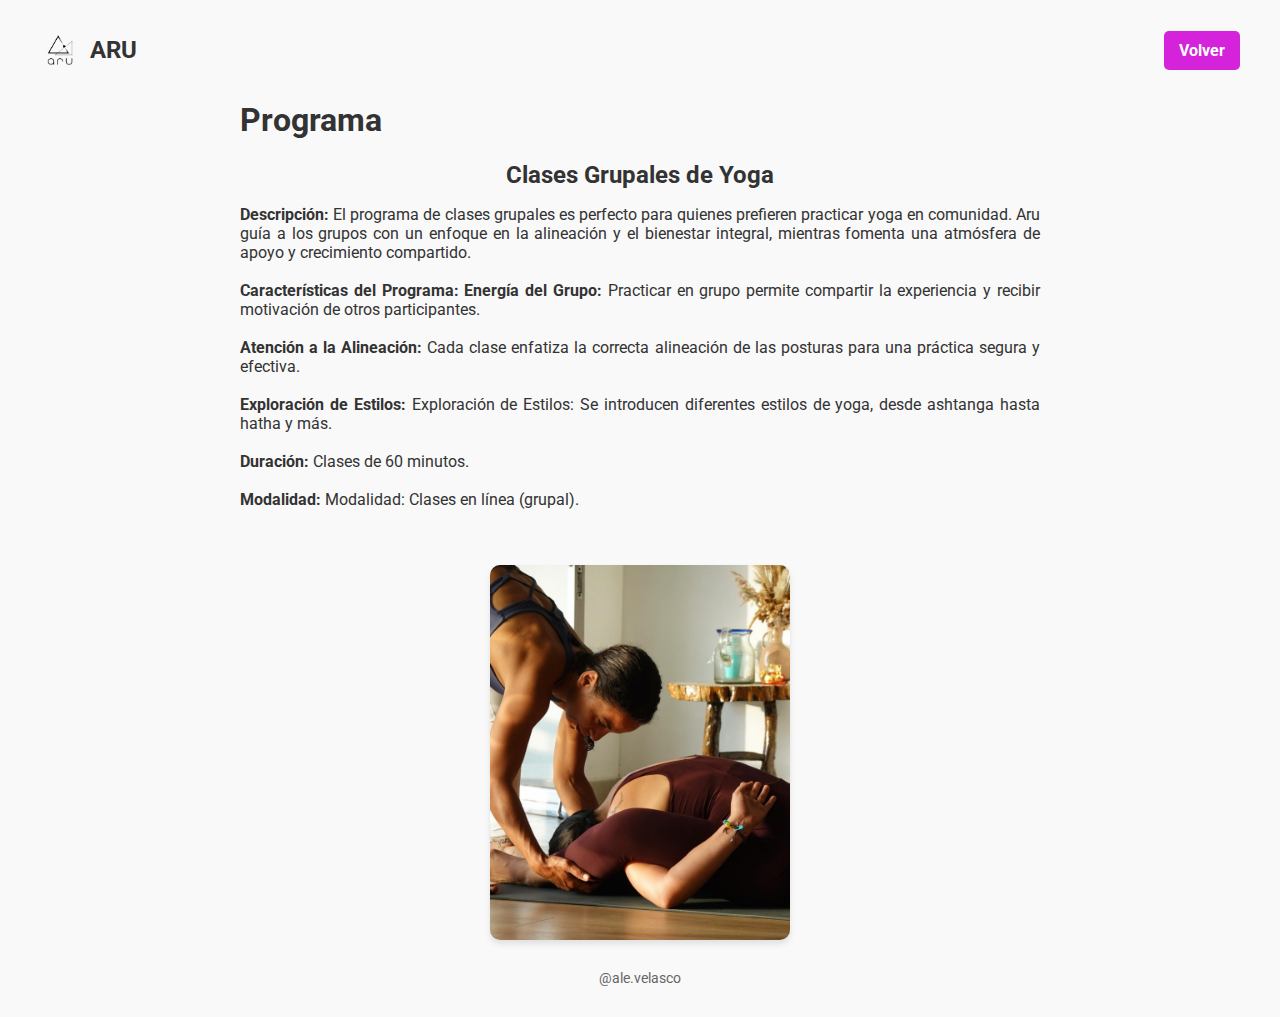
<file: Clases Grupales.html>
<!DOCTYPE html>
<html lang="en">

<head>
    <meta charset="utf-8" />
    <meta name="viewport" content="width=device-width, initial-scale=1.0" />
    <title>ARU</title>
    <!-- Vinculando el archivo CSS externo -->
    <link rel="stylesheet" href="clases.css" />
    <!-- Fuentes e íconos -->
    <link href="https://cdnjs.cloudflare.com/ajax/libs/font-awesome/5.15.3/css/all.min.css" rel="stylesheet" />
    <link href="https://fonts.googleapis.com/css2?family=Roboto:wght@400;700&display=swap" rel="stylesheet" />
</head>

<body>
    <div class="container">
        <header class="header">
            <div class="logo">
                <img src="imagenes/Logos ARU-01.png" alt="Icono de spa" class="logo-icon" />
                <span>ARU</span>
            </div>
            <a href="index.html" class="redirect-btn">Volver</a>
        </header>

        <main class="main-content">
            <div class="content-wrapper">
                <div class="text-content">
                    <h1 class="main-title">Programa</h1>





                    <div class="text-box">
                        <h2 style="text-align: center;">Clases Grupales de Yoga</h2>
                        <p>
                            <n class="n">Descripción:</n> El programa de clases grupales es perfecto para quienes
                            prefieren
                            practicar yoga en
                            comunidad. Aru guía a los grupos con un enfoque en la alineación y el bienestar integral,
                            mientras fomenta una atmósfera de apoyo y crecimiento compartido.
                            <br><br>

                            <n class="n">Características del Programa:</n>

                            <n class="n">Energía del Grupo:</n>
                            Practicar en grupo permite compartir la experiencia y recibir motivación de
                            otros participantes.
                            <br><br>
                            <n class="n">Atención a la Alineación:</n>
                            Cada clase enfatiza la correcta alineación de las posturas para una
                            práctica segura y efectiva.
                            <br><br>
                            <n class="n">Exploración de Estilos:</n>
                            Exploración de Estilos: Se introducen diferentes estilos de yoga, desde ashtanga hasta hatha
                            y
                            más.
                            <br><br>
                            <n class="n">Duración:</n>
                            Clases de 60 minutos.
                            <br><br>
                            <n class="n">Modalidad:</n>
                            Modalidad: Clases en línea (grupal).


                        </p>
                    </div>

                </div>
                <div class="image-content">
                    <img src="imagenes\6.jpg" alt="A woman practicing yoga" class="responsive-image" />
                </div>
            </div>
        </main>

        <footer class="footer">
            <div class="credits">@ale.velasco</div>
        </footer>
    </div>
</body>

</html>
</file>
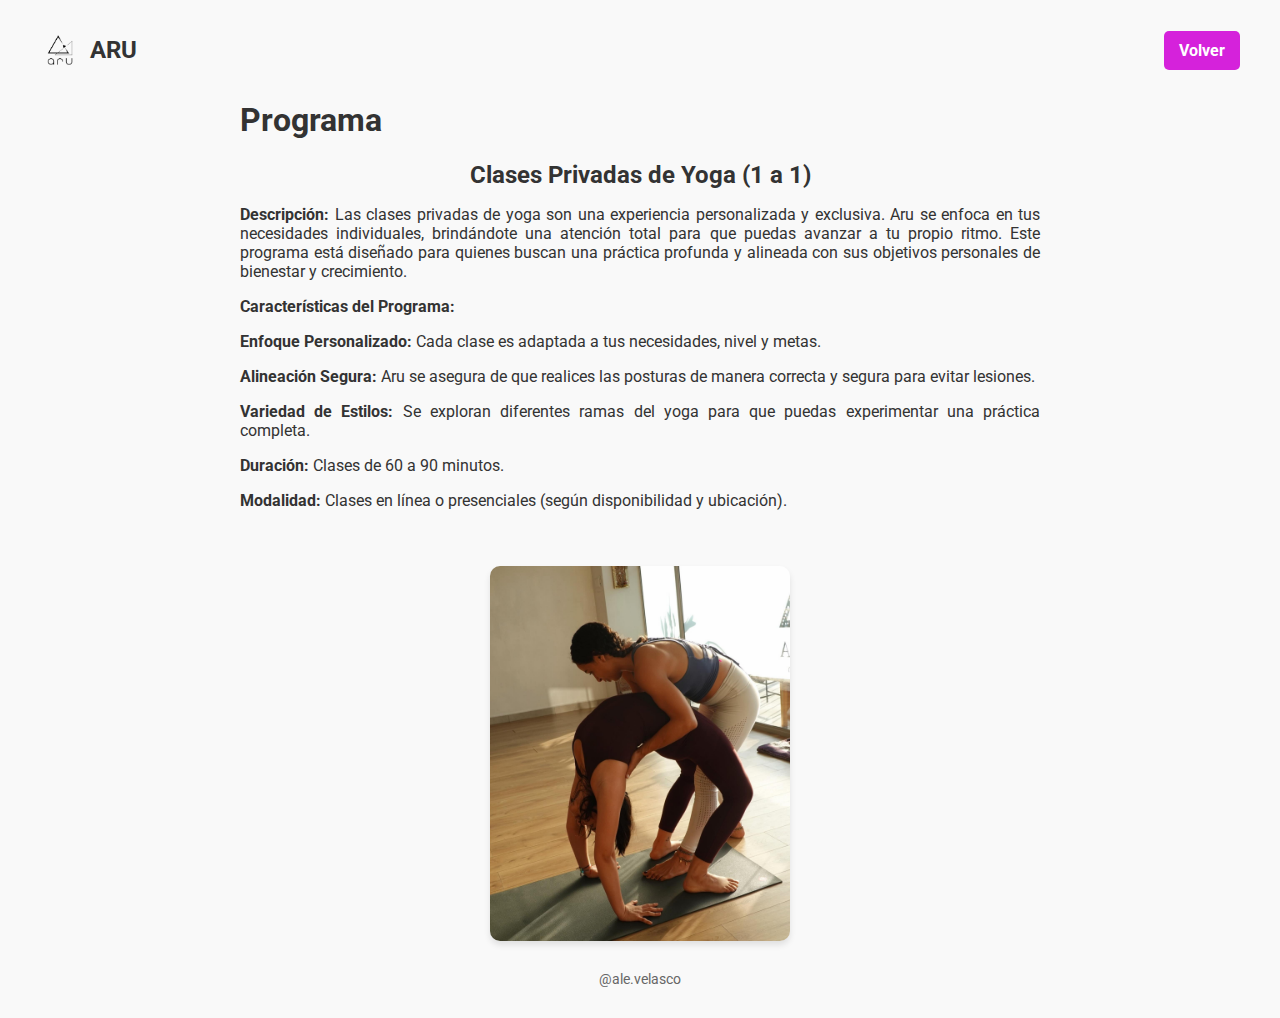
<file: Clases Privadas.html>
<!DOCTYPE html>
<html lang="en">

<head>
    <meta charset="utf-8" />
    <meta name="viewport" content="width=device-width, initial-scale=1.0" />
    <title>ARU</title>
    <!-- Vinculando el archivo CSS externo -->
    <link rel="stylesheet" href="clases.css" />
    <!-- Fuentes e íconos -->
    <link href="https://cdnjs.cloudflare.com/ajax/libs/font-awesome/5.15.3/css/all.min.css" rel="stylesheet" />
    <link href="https://fonts.googleapis.com/css2?family=Roboto:wght@400;700&display=swap" rel="stylesheet" />
</head>

<body>
    <div class="container">
        <header class="header">
            <div class="logo">
                <img src="imagenes/Logos ARU-01.png" alt="Icono de spa" class="logo-icon" />
                <span>ARU</span>
            </div>
            <a href="index.html" class="redirect-btn">Volver</a>
        </header>

        <main class="main-content">
            <div class="content-wrapper">
                <div class="text-content">
                    <h1 class="main-title">Programa</h1>
                    <div class="text-box">
                        <h2>Clases Privadas de Yoga (1 a 1)</h2>
                        <p>
                            <span class="n">Descripción:</span>
                            Las clases privadas de yoga son una experiencia personalizada y exclusiva.
                            Aru se enfoca en tus necesidades individuales, brindándote una atención total para que
                            puedas avanzar a tu propio ritmo. Este programa está diseñado para quienes buscan una
                            práctica profunda y alineada con sus objetivos personales de bienestar y crecimiento.
                        </p>
                        <p>
                            <span class="n">Características del Programa:</span>
                        </p>
                        <p>
                            <span class="n">Enfoque Personalizado:</span>
                            Cada clase es adaptada a tus necesidades, nivel y metas.
                        </p>
                        <p>
                            <span class="n">Alineación Segura:</span>
                            Aru se asegura de que realices las posturas de manera correcta y segura para evitar
                            lesiones.
                        </p>
                        <p>
                            <span class="n">Variedad de Estilos:</span>
                            Se exploran diferentes ramas del yoga para que puedas experimentar una práctica completa.
                        </p>
                        <p>
                            <span class="n">Duración:</span>
                            Clases de 60 a 90 minutos.
                        </p>
                        <p>
                            <span class="n">Modalidad:</span>
                            Clases en línea o presenciales (según disponibilidad y ubicación).
                        </p>
                    </div>
                </div>
                <div class="image-content">
                    <img src="imagenes\clase privada 5.jpg" alt="A woman practicing yoga" class="responsive-image" />
                </div>
            </div>
        </main>

        <footer class="footer">
            <div class="credits">@ale.velasco</div>
        </footer>
    </div>
</body>

</html>
</file>
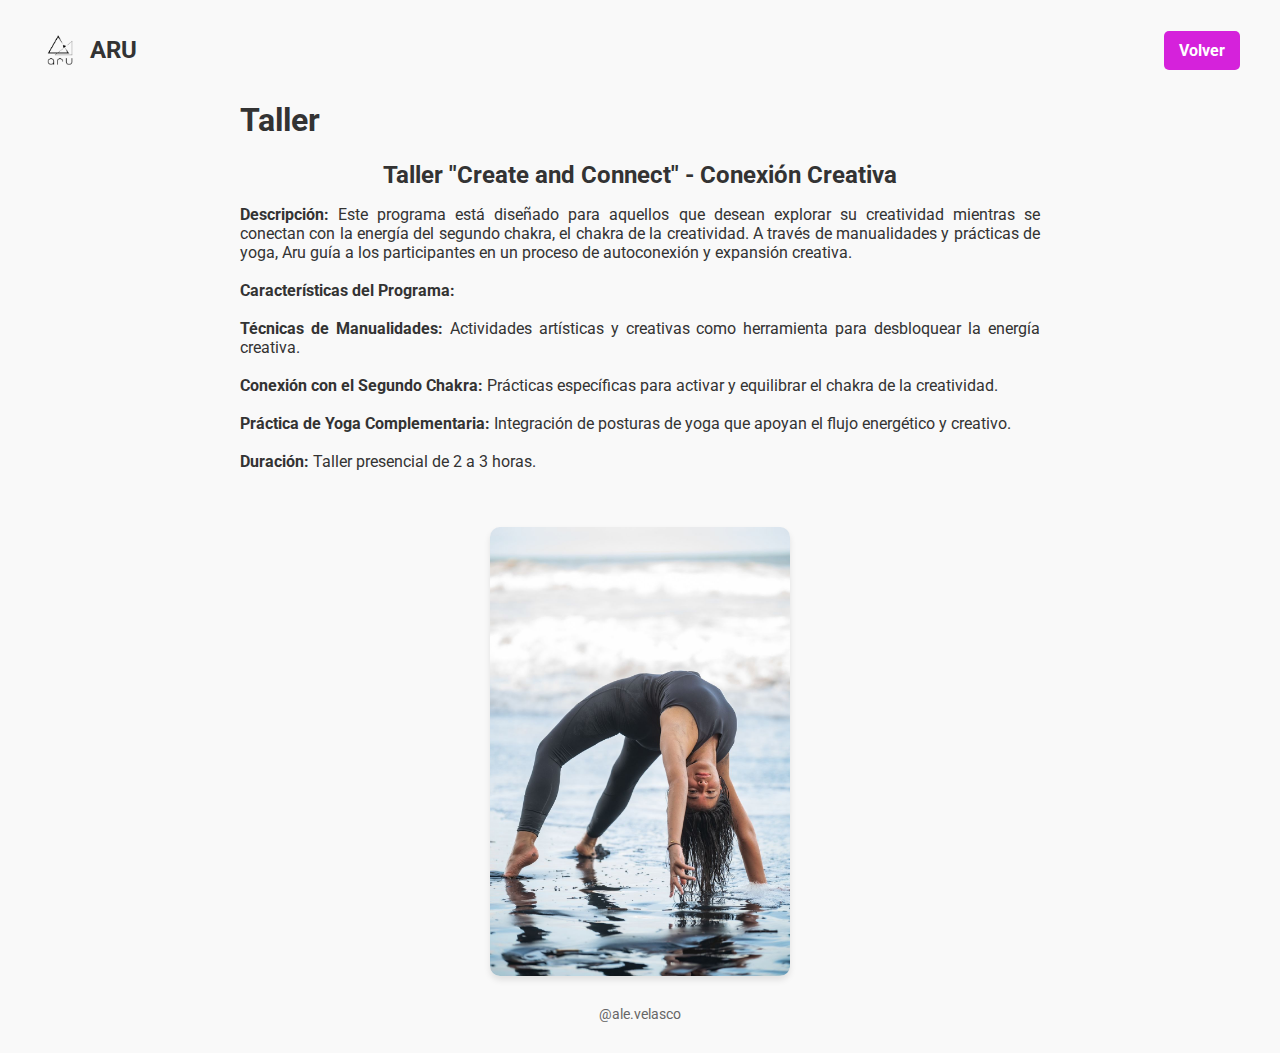
<file: Taller Create and Connect.html>
<!DOCTYPE html>
<html lang="en">

<head>
    <meta charset="utf-8" />
    <meta name="viewport" content="width=device-width, initial-scale=1.0" />
    <title>ARU</title>
    <!-- Vinculando el archivo CSS externo -->
    <link rel="stylesheet" href="clases.css" />
    <!-- Fuentes e íconos -->
    <link href="https://cdnjs.cloudflare.com/ajax/libs/font-awesome/5.15.3/css/all.min.css" rel="stylesheet" />
    <link href="https://fonts.googleapis.com/css2?family=Roboto:wght@400;700&display=swap" rel="stylesheet" />
</head>

<body>
    <div class="container">
        <header class="header">
            <div class="logo">
                <img src="imagenes/Logos ARU-01.png" alt="Icono de spa" class="logo-icon" />
                <span>ARU</span>
            </div>
            <a href="index.html" class="redirect-btn">Volver</a>
        </header>

        <main class="main-content">
            <div class="content-wrapper">
                <div class="text-content">
                    <h1 class="main-title">Taller</h1>

                    <div class="text-box">
                        <h2 style="text-align: center;">Taller "Create and Connect" - Conexión Creativa</h2>
                        <p>
                            <n class="n">Descripción:</n>
                            Este programa está diseñado para aquellos que desean explorar su creatividad
                            mientras se conectan con la energía del segundo chakra, el chakra de la creatividad. A
                            través de
                            manualidades y prácticas de yoga, Aru guía a los participantes en un proceso de autoconexión
                            y
                            expansión creativa.
                            <br><br>
                            <n class="n">Características del Programa:</n>

                            <br><br>
                            <n class="n">Técnicas de Manualidades:</n>
                            Actividades artísticas y creativas como herramienta para desbloquear
                            la energía creativa.
                            <br><br>
                            <n class="n">Conexión con el Segundo Chakra:</n>
                            Prácticas específicas para activar y equilibrar el chakra de la
                            creatividad.
                            <br><br>
                            <n class="n">Práctica de Yoga Complementaria:</n>
                            Integración de posturas de yoga que apoyan el flujo energético
                            y creativo.
                            <br><br>
                            <n class="n">Duración:</n>
                            Taller presencial de 2 a 3 horas.

                        </p>
                    </div>

                </div>
                <div class="image-content">
                    <img src="imagenes\IMG-20241116-WA0026.jpg" alt="A woman practicing yoga"
                        class="responsive-image" />
                </div>
            </div>
        </main>

        <footer class="footer">
            <div class="credits">@ale.velasco</div>
        </footer>
    </div>
</body>

</html>
</file>
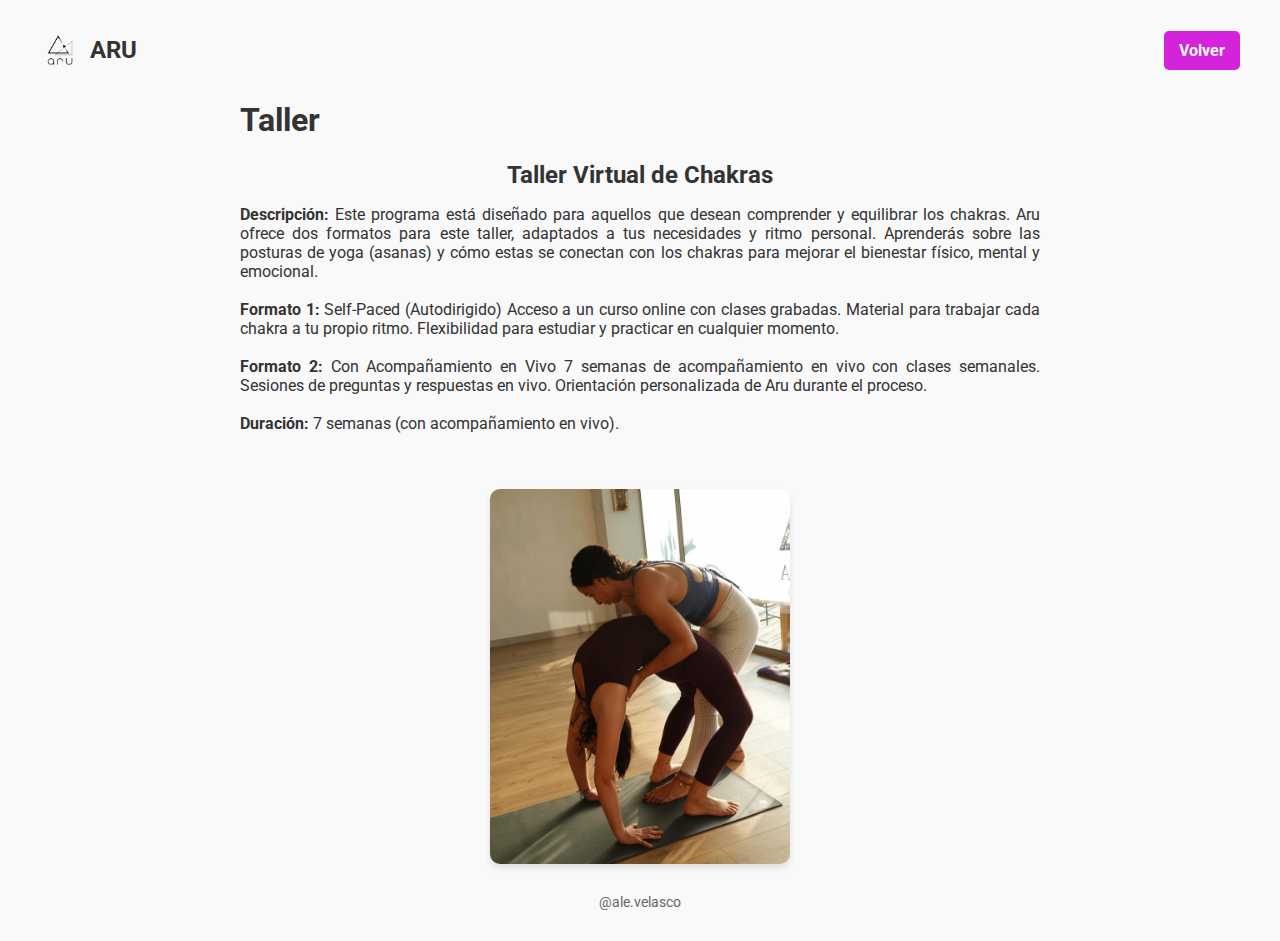
<file: Taller Virtual de Chakras.html>
<!DOCTYPE html>
<html lang="en">

<head>
    <meta charset="utf-8" />
    <meta name="viewport" content="width=device-width, initial-scale=1.0" />
    <title>ARU</title>
    <!-- Vinculando el archivo CSS externo -->
    <link rel="stylesheet" href="clases.css" />
    <!-- Fuentes e íconos -->
    <link href="https://cdnjs.cloudflare.com/ajax/libs/font-awesome/5.15.3/css/all.min.css" rel="stylesheet" />
    <link href="https://fonts.googleapis.com/css2?family=Roboto:wght@400;700&display=swap" rel="stylesheet" />
</head>

<body>
    <div class="container">
        <header class="header">
            <div class="logo">
                <img src="imagenes/Logos ARU-01.png" alt="Icono de spa" class="logo-icon" />
                <span>ARU</span>
            </div>
            <a href="index.html" class="redirect-btn">Volver</a>
        </header>

        <main class="main-content">
            <div class="content-wrapper">
                <div class="text-content">
                    <h1 class="main-title">Taller</h1>






                    <div class="text-box">
                        <h2 style="text-align: center;">Taller Virtual de Chakras</h2>
                        <p>

                            <n class="n">Descripción:</n> Este programa está diseñado para aquellos que desean
                            comprender y
                            equilibrar los
                            chakras. Aru ofrece dos formatos para este taller, adaptados a tus necesidades y ritmo
                            personal.
                            Aprenderás sobre las posturas de yoga (asanas) y cómo estas se conectan con los chakras para
                            mejorar el bienestar físico, mental y emocional.
                            <br><br>
                            <n class="n">Formato 1:</n>
                            Self-Paced (Autodirigido)

                            Acceso a un curso online con clases grabadas.
                            Material para trabajar cada chakra a tu propio ritmo.
                            Flexibilidad para estudiar y practicar en cualquier momento.
                            <br><br>
                            <n class="n">Formato 2:</n>
                            Con Acompañamiento en Vivo

                            7 semanas de acompañamiento en vivo con clases semanales.
                            Sesiones de preguntas y respuestas en vivo.
                            Orientación personalizada de Aru durante el proceso.
                            <br><br>
                            <n class="n">Duración:</n>
                            7 semanas (con acompañamiento en vivo).

                        </p>
                    </div>





                </div>
                <div class="image-content">
                    <img src="imagenes\clase privada 5.jpg" alt="A woman practicing yoga" class="responsive-image" />
                </div>
            </div>
        </main>

        <footer class="footer">
            <div class="credits">@ale.velasco</div>
        </footer>
    </div>
</body>

</html>
</file>
<file: clases.css>
/* General styles */
body {
    font-family: 'Roboto', sans-serif;
    margin: 0;
    padding: 0;
    background-color: #f9f9f9;
    color: #333;
}

/* Container and Layout */
.container {
    max-width: 1200px;
    margin: 0 auto;
    padding: 20px;
}

.header {
    display: flex;
    justify-content: space-between;
    align-items: center;
    padding: 10px 0;
}

.logo {
    display: flex;
    align-items: center;
    font-size: 1.5rem;
    font-weight: bold;
}

.logo-icon {
    height: 40px;
    margin-right: 10px;
}

.redirect-btn {
    padding: 10px 15px;
    background-color: #d522db;
    color: white;
    text-decoration: none;
    border-radius: 5px;
    font-weight: bold;
}

.redirect-btn:hover {
    background-color: #0056b3;
}

/* Content Styles */
.content-wrapper {
    display: flex;
    flex-direction: column;
    align-items: center;
    gap: 20px;
}

.text-content {
    text-align: justify;
    max-width: 800px;
    margin-bottom: 20px;
}

.text-box h2 {
    text-align: center;
    font-weight: bold;
    margin-bottom: 10px;
}

.n {
    font-weight: bold;
}

/* Image Styles */
/* Imagen centrada y más pequeña */
.image-content img {
    max-width: 300px; /* Tamaño máximo deseado */
    height: auto; /* Mantiene la proporción de la imagen */
    display: block;
    margin: 0 auto; /* Centra la imagen dentro de su contenedor */
    border-radius: 10px; /* Opcional: esquinas redondeadas */
    box-shadow: 0 4px 6px rgba(0, 0, 0, 0.1); /* Opcional: sombra para estilizar */
}


.responsive-image {
    max-width: 80%;
    height: auto;
    border-radius: 10px;
    box-shadow: 0 4px 6px rgba(0, 0, 0, 0.1);
}

/* Footer */
.footer {
    text-align: center;
    padding: 10px;
    margin-top: 20px;
    font-size: 0.9rem;
    color: #666;
}
</file>
